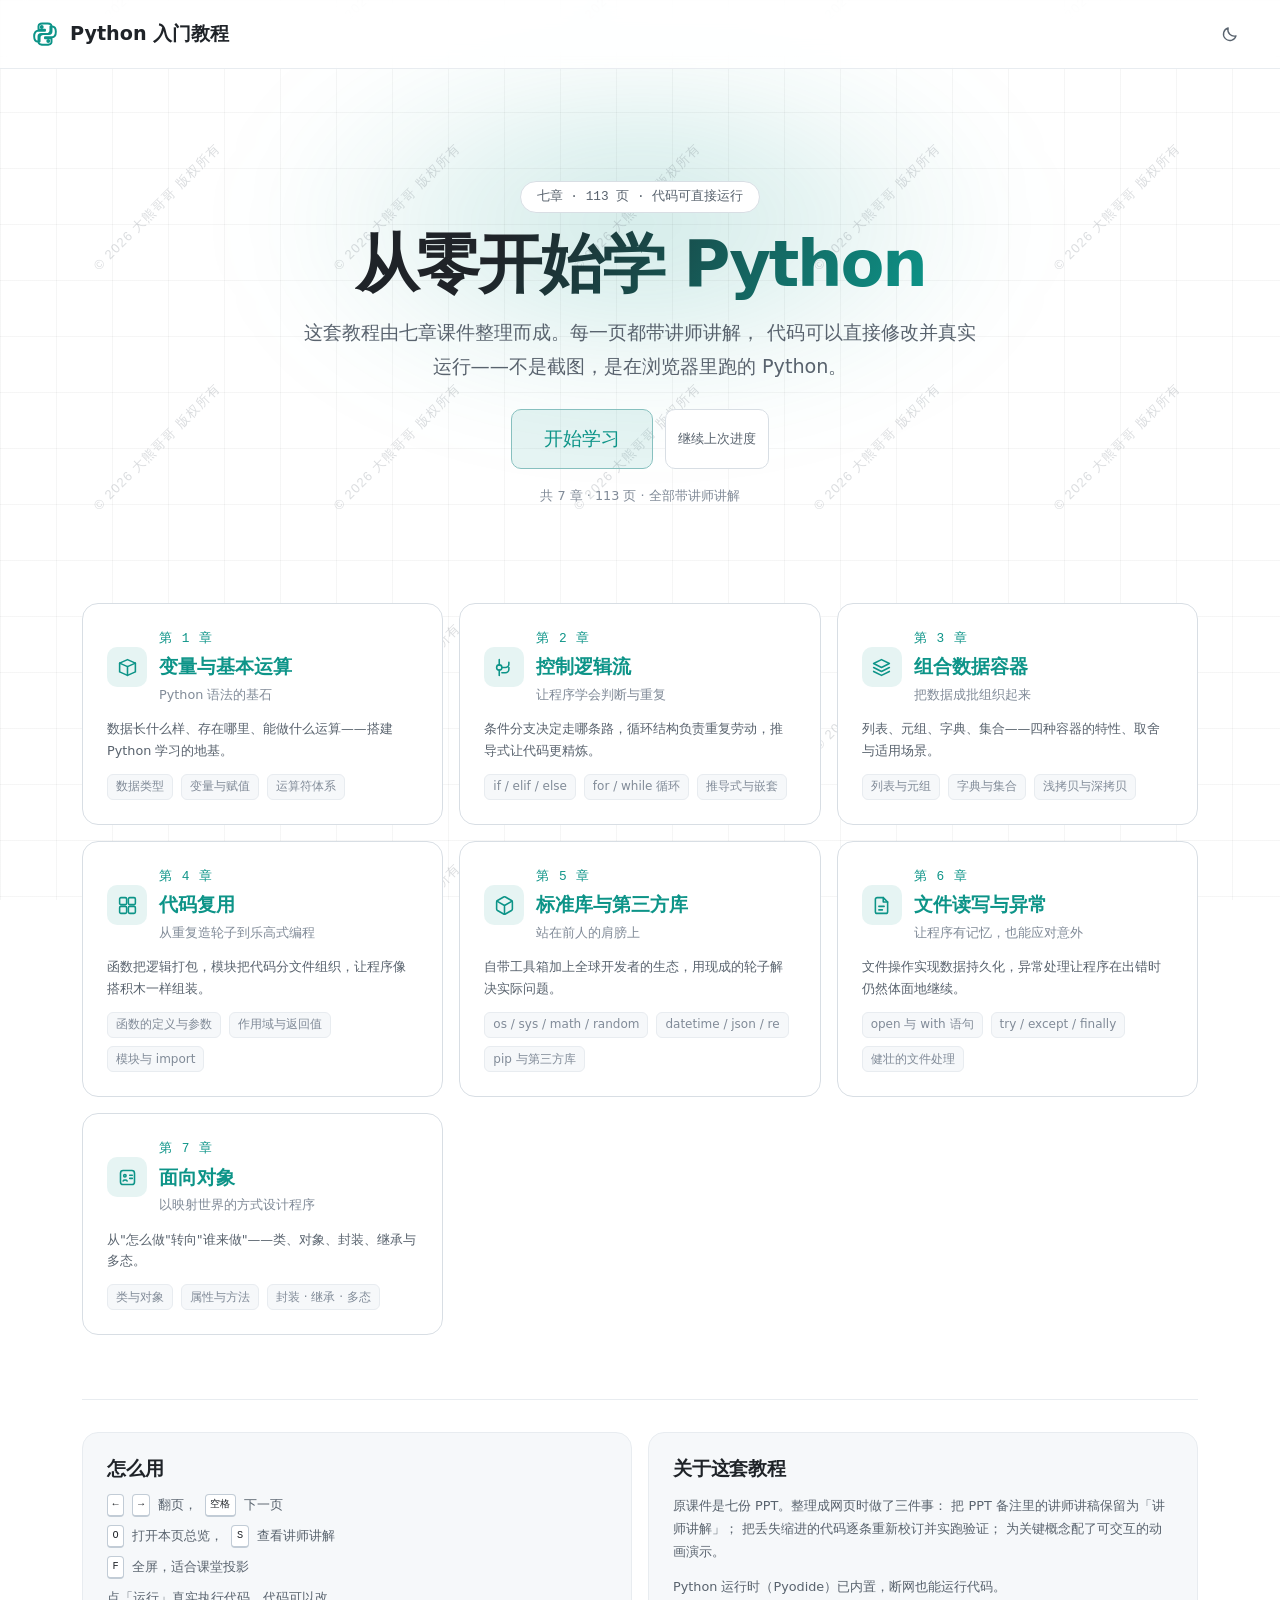
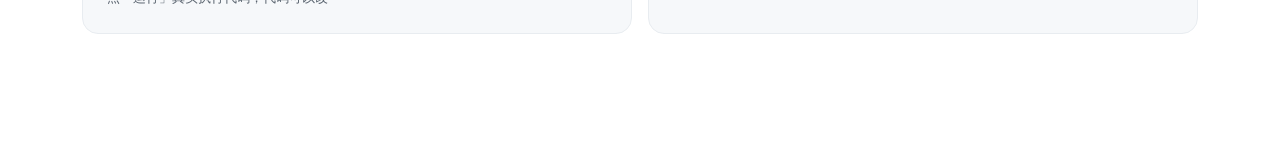
<file: index.html>
<!DOCTYPE html>
<html lang="zh-CN" data-theme="dark" data-mode="self">
<head>
<meta charset="utf-8">
<meta name="viewport" content="width=device-width, initial-scale=1, viewport-fit=cover">
<title>Python 入门教程 · 七章</title>
<meta name="description" content="一套可交互、可运行代码的 Python 入门教程，共七章 113 页。">
<meta name="author" content="大熊哥哥">

<link rel="icon" href="favicon.svg" type="image/svg+xml">
<link rel="stylesheet" href="assets/css/tokens.css">
<link rel="stylesheet" href="assets/css/deck.css">
<link rel="stylesheet" href="assets/css/code.css">
<link rel="stylesheet" href="assets/css/anim.css">
<link rel="stylesheet" href="assets/css/responsive.css">
<link rel="stylesheet" href="assets/css/home.css">

<script>
(function () {
  try {
    var t = localStorage.getItem('pyt.theme');
    if (!t) t = matchMedia('(prefers-color-scheme: light)').matches ? 'light' : 'dark';
    document.documentElement.setAttribute('data-theme', t);
  } catch (e) {}
})();
</script>
</head>
<body class="home">

<header class="home-top">
  <div class="home-brand">
    <span class="home-logo" id="brand-icon"></span>
    <span>Python 入门教程</span>
  </div>
  <div class="home-top-actions">
    <button class="icon-btn" data-act="theme" type="button" aria-label="切换主题"></button>
  </div>
</header>

<main class="home-main">

  <section class="hero">
    <div class="hero-glow" aria-hidden="true"></div>
    <div class="hero-badge">七章 · 113 页 · 代码可直接运行</div>
    <h1 class="hero-title">从零开始学 Python</h1>
    <p class="hero-sub">
      这套教程由七章课件整理而成。每一页都带讲师讲解，
      代码可以直接修改并真实运行——不是截图，是在浏览器里跑的 Python。
    </p>
    <div class="hero-actions">
      <a class="btn btn-run hero-cta" id="cta-start" href="chapter.html?ch=1">
        <span>开始学习</span>
      </a>
      <button class="btn" id="cta-continue" type="button" hidden>
        <span>继续上次进度</span>
      </button>
    </div>
    <div class="hero-meta" id="hero-meta"></div>
  </section>

  <section class="chapters" aria-label="章节目录">
    <h2 class="sr-only">章节目录</h2>
    <div class="chapter-grid" id="chapter-grid"></div>
  </section>

  <section class="home-foot">
    <div class="foot-card">
      <h3>怎么用</h3>
      <ul class="foot-list">
        <li><kbd>←</kbd> <kbd>→</kbd> 翻页，<kbd>空格</kbd> 下一页</li>
        <li><kbd>O</kbd> 打开本页总览，<kbd>S</kbd> 查看讲师讲解</li>
        <li><kbd>F</kbd> 全屏，适合课堂投影</li>
        <li>点「运行」真实执行代码，代码可以改</li>
      </ul>
    </div>
    <div class="foot-card">
      <h3>关于这套教程</h3>
      <p>
        原课件是七份 PPT。整理成网页时做了三件事：
        把 PPT 备注里的讲师讲稿保留为「讲师讲解」；
        把丢失缩进的代码逐条重新校订并实跑验证；
        为关键概念配了可交互的动画演示。
      </p>
      <p class="dim" style="margin-top:var(--sp-3);font-size:var(--fs-small)">
        Python 运行时（Pyodide）已内置，断网也能运行代码。
      </p>
    </div>
  </section>

  <div id="file-warning"></div>
</main>

<!-- 全页版权水印：45° 倾斜、平铺满整页，压在 Z 轴最底层（内容全在它上面） -->
<footer class="home-watermark" role="contentinfo">
  <span class="sr-only">© 2026 大熊哥哥 版权所有</span>
</footer>

<script src="assets/js/icons.js"></script>
<script src="assets/js/code.js"></script>
<script src="assets/js/theme.js"></script>
<script src="assets/js/mode.js"></script>
<script src="assets/data/manifest.js"></script>
<script src="assets/js/home.js"></script>
</body>
</html>
</file>
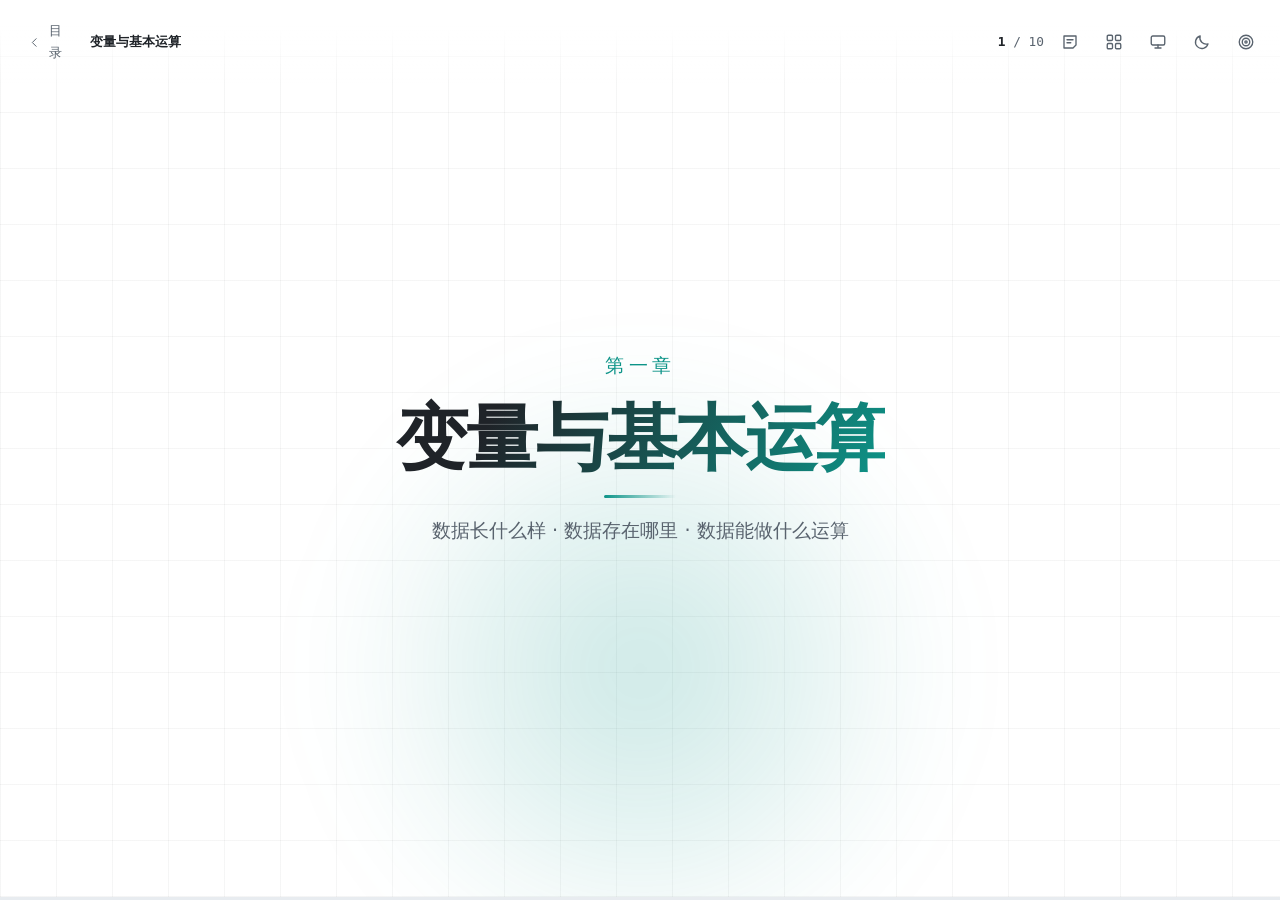
<file: chapter.html>
<!DOCTYPE html>
<html lang="zh-CN" data-theme="dark" data-mode="self">
<head>
<meta charset="utf-8">
<meta name="viewport" content="width=device-width, initial-scale=1, viewport-fit=cover">
<title>Python 教程</title>
<meta name="description" content="Python 入门教程：变量、控制流、数据容器、函数、标准库、文件与异常、面向对象">

<link rel="icon" href="favicon.svg" type="image/svg+xml">
<link rel="stylesheet" href="assets/css/tokens.css">
<link rel="stylesheet" href="assets/css/deck.css">
<link rel="stylesheet" href="assets/css/code.css">
<link rel="stylesheet" href="assets/css/anim.css">
<link rel="stylesheet" href="assets/css/responsive.css">

<!-- 首帧前套用已保存的主题/模式，避免深色页闪一下白 -->
<script>
(function () {
  try {
    var t = localStorage.getItem('pyt.theme');
    if (!t) t = matchMedia('(prefers-color-scheme: light)').matches ? 'light' : 'dark';
    document.documentElement.setAttribute('data-theme', t);
    var m = localStorage.getItem('pyt.mode') || 'self';
    document.documentElement.setAttribute('data-mode', m);
    if (m === 'teach') document.documentElement.style.setProperty('--scale-mode', '1.14');
  } catch (e) {}
})();
</script>
</head>
<body>

<main class="deck" id="deck" role="main" aria-label="课程内容"></main>

<!-- 加载遮罩 -->
<div class="loading" id="loading">
  <div class="loading-inner">
    <div class="spinner"></div>
    <div class="loading-text" id="loading-text">正在载入本章内容…</div>
  </div>
</div>

<!-- 经典脚本（非 ES module）：这样即使直接双击打开 HTML，
     幻灯片与动画也完全可用，只有"运行代码"需要本地服务器 -->
<script src="assets/js/icons.js"></script>
<script src="assets/js/code.js"></script>
<script src="assets/js/render.js"></script>
<script src="assets/js/theme.js"></script>
<script src="assets/js/mode.js"></script>
<script src="assets/js/deck.js"></script>
<script src="assets/js/runner.js"></script>
<script src="assets/js/trace.js"></script>
<script src="assets/data/manifest.js"></script>
<script src="assets/js/main.js"></script>
</body>
</html>
</file>
<file: assets/css/tokens.css>
/* ============================================================
   设计令牌
   配色取自原 PPT 实测：代码块本就用 VS Code Dark+ 配色
   （正文 #CCCCCC / 注释 #6A9955 / 字符串 #CE9178），
   整体为深色底 + 霓虹辉光（青绿、紫、橙）。
   这里沿用同一套视觉语言，保证与课件无缝衔接。
   ============================================================ */

:root {
  /* ---- 霓虹色（与 PPT 结尾页的辉光插画同源）---- */
  --neon-green:  #34e5a4;
  --neon-cyan:   #22d3ee;
  --neon-purple: #a78bfa;
  --neon-orange: #ffa657;
  --neon-pink:   #f472b6;
  --neon-blue:   #60a5fa;

  /* ---- 语义色 ---- */
  --ok:    #34e5a4;
  --warn:  #ffa657;
  --err:   #ff7b72;
  --info:  #60a5fa;

  /* ---- 排版 ---- */
  --font-sans: "PingFang SC", "Hiragino Sans GB", "Microsoft YaHei",
               "Noto Sans CJK SC", system-ui, -apple-system, sans-serif;
  --font-mono: "SF Mono", "JetBrains Mono", "Cascadia Code", "Consolas",
               "Menlo", "Noto Sans Mono CJK SC", "PingFang SC", monospace;

  /* 流式字号：窄屏自动收缩，宽屏不无限放大 */
  --fs-hero:    clamp(2rem,   6vw,  4.5rem);
  --fs-h1:      clamp(1.5rem, 3.4vw, 2.6rem);
  --fs-h2:      clamp(1.15rem, 2.2vw, 1.7rem);
  --fs-h3:      clamp(1rem,   1.5vw, 1.2rem);
  --fs-body:    clamp(0.9rem, 1.1vw, 1.05rem);
  --fs-small:   clamp(0.8rem, 0.95vw, 0.9rem);
  /* 代码字号下限不能太低：窄屏时若比正文还小，代码就成了最难看的部分。
     正文最小 0.9rem，代码下限取 0.85rem，略小但不至于吃亏。 */
  --fs-code:    clamp(0.85rem, 1vw, 0.95rem);
  --fs-numeral: clamp(3rem,   9vw,  7rem);

  /* ---- 间距 ---- */
  --sp-1: 0.25rem;
  --sp-2: 0.5rem;
  --sp-3: 0.75rem;
  --sp-4: 1rem;
  --sp-5: 1.5rem;
  --sp-6: 2rem;
  --sp-7: 3rem;
  --sp-8: 4rem;

  /* ---- 圆角 ---- */
  --r-sm: 6px;
  --r-md: 10px;
  --r-lg: 16px;
  --r-xl: 24px;
  --r-full: 999px;

  /* ---- 动效 ---- */
  --ease-out:  cubic-bezier(0.22, 0.61, 0.36, 1);
  --ease-in:   cubic-bezier(0.55, 0.06, 0.68, 0.19);
  --ease-soft: cubic-bezier(0.4, 0, 0.2, 1);
  --dur-fast:  160ms;
  --dur-base:  280ms;
  --dur-slow:  420ms;
  --dur-page:  380ms;

  /* ---- 层级 ---- */
  --z-slide:   1;
  --z-chrome:  50;
  --z-drawer:  70;
  --z-overview:80;
  --z-toast:   90;

  /* ---- 讲授模式字号放大系数（由 mode.js 调整）---- */
  --scale-mode: 1;
}

/* ============================================================
   深色主题（默认）
   ============================================================ */
:root,
[data-theme="dark"] {
  color-scheme: dark;

  --bg-base:    #0a0e14;
  --bg-elev:    #11161f;
  --bg-card:    #151b26;
  --bg-card-hi: #1b2330;
  --bg-inset:   #0d1219;
  --bg-code:    #0d1117;
  --bg-overlay: rgba(5, 8, 12, 0.82);

  --border:      #1f2733;
  --border-soft: #171e28;
  --border-hi:   #2d3846;

  --text:        #e6edf3;
  --text-muted:  #8b98a9;
  --text-dim:    #5c6878;
  --text-invert: #0a0e14;

  --accent:        var(--neon-green);
  --accent-soft:   rgba(52, 229, 164, 0.14);
  --accent-glow:   rgba(52, 229, 164, 0.35);
  --accent-2:      var(--neon-purple);
  --accent-2-soft: rgba(167, 139, 250, 0.14);

  --shadow-sm: 0 1px 2px rgba(0, 0, 0, 0.4);
  --shadow-md: 0 4px 16px rgba(0, 0, 0, 0.45);
  --shadow-lg: 0 12px 40px rgba(0, 0, 0, 0.55);
  --shadow-glow: 0 0 24px var(--accent-glow);

  /* 代码高亮 —— 沿用 PPT 实测的 VS Code Dark+ 配色 */
  --c-text:     #d4d4d4;
  --c-comment:  #6a9955;
  --c-string:   #ce9178;
  --c-keyword:  #569cd6;
  --c-number:   #b5cea8;
  --c-func:     #dcdcaa;
  --c-builtin:  #4ec9b0;
  --c-class:    #4ec9b0;
  --c-op:       #d4d4d4;
  --c-decorator:#dcdcaa;
  --c-param:    #9cdcfe;
  --c-error:    #f44747;

  --term-bg:    #0d1117;
  --term-text:  #c9d1d9;
  --term-prompt:#34e5a4;

  --grid-line: rgba(255, 255, 255, 0.032);
}

/* ============================================================
   浅色主题
   保留同一套霓虹色的"身份"，但压低明度以在浅底上可读
   ============================================================ */
[data-theme="light"] {
  color-scheme: light;

  --bg-base:    #ffffff;
  --bg-elev:    #f6f8fa;
  --bg-card:    #ffffff;
  --bg-card-hi: #f3f6f9;
  --bg-inset:   #f6f8fa;
  --bg-code:    #f8fafc;
  --bg-overlay: rgba(255, 255, 255, 0.86);

  --border:      #d8dee4;
  --border-soft: #e8ecf0;
  --border-hi:   #c2ccd6;

  --text:        #1f2328;
  --text-muted:  #59636e;
  --text-dim:    #818b98;
  --text-invert: #ffffff;

  /* 浅底上必须压暗，否则对比度不足 */
  --accent:        #0d9488;
  --accent-soft:   rgba(13, 148, 136, 0.1);
  --accent-glow:   rgba(13, 148, 136, 0.22);
  --accent-2:      #7c3aed;
  --accent-2-soft: rgba(124, 58, 237, 0.09);

  --neon-green:  #0d9488;
  --neon-purple: #7c3aed;
  --neon-orange: #c2410c;

  --shadow-sm: 0 1px 2px rgba(31, 35, 40, 0.08);
  --shadow-md: 0 4px 14px rgba(31, 35, 40, 0.1);
  --shadow-lg: 0 12px 32px rgba(31, 35, 40, 0.14);
  --shadow-glow: 0 0 20px var(--accent-glow);

  /* VS Code Light+ */
  --c-text:     #1f2328;
  --c-comment:  #008000;
  --c-string:   #a31515;
  --c-keyword:  #0000ff;
  --c-number:   #098658;
  --c-func:     #795e26;
  --c-builtin:  #267f99;
  --c-class:    #267f99;
  --c-op:       #1f2328;
  --c-decorator:#795e26;
  --c-param:    #001080;
  --c-error:    #cd3131;

  --term-bg:    #f6f8fa;
  --term-text:  #1f2328;
  --term-prompt:#0d9488;

  --grid-line: rgba(31, 35, 40, 0.045);
}

/* ============================================================
   全局重置
   ============================================================ */
*, *::before, *::after { box-sizing: border-box; }

html {
  -webkit-text-size-adjust: 100%;
  scroll-behavior: smooth;
}
@media (prefers-reduced-motion: reduce) {
  html { scroll-behavior: auto; }
}

body {
  margin: 0;
  font-family: var(--font-sans);
  font-size: calc(var(--fs-body) * var(--scale-mode));
  line-height: 1.75;
  color: var(--text);
  background: var(--bg-base);
  -webkit-font-smoothing: antialiased;
  -moz-osx-font-smoothing: grayscale;
  overflow-wrap: break-word;
}

/* 页面底纹：极淡的网格，呼应 PPT 的科技网格背景 */
body::before {
  content: "";
  position: fixed;
  inset: 0;
  pointer-events: none;
  z-index: 0;
  background-image:
    linear-gradient(var(--grid-line) 1px, transparent 1px),
    linear-gradient(90deg, var(--grid-line) 1px, transparent 1px);
  background-size: 56px 56px;
}

h1, h2, h3, h4 {
  margin: 0;
  font-weight: 700;
  line-height: 1.3;
  letter-spacing: -0.01em;
}
p { margin: 0; }
ul, ol { margin: 0; padding: 0; }
li { list-style: none; }
button { font: inherit; color: inherit; background: none; border: none; cursor: pointer; }
a { color: var(--accent); text-decoration: none; }
a:hover { text-decoration: underline; }
img, svg { max-width: 100%; display: block; }

code, pre, kbd { font-family: var(--font-mono); }

/* 可访问性：始终保留可见焦点环 */
:focus-visible {
  outline: 2px solid var(--accent);
  outline-offset: 2px;
  border-radius: var(--r-sm);
}

/* 屏幕阅读器专用 */
.sr-only {
  position: absolute;
  width: 1px; height: 1px;
  padding: 0; margin: -1px;
  overflow: hidden;
  clip: rect(0 0 0 0);
  white-space: nowrap;
  border: 0;
}

/* 滚动条 */
::-webkit-scrollbar { width: 10px; height: 10px; }
::-webkit-scrollbar-track { background: transparent; }
::-webkit-scrollbar-thumb {
  background: var(--border-hi);
  border-radius: var(--r-full);
  border: 2px solid var(--bg-base);
}
::-webkit-scrollbar-thumb:hover { background: var(--text-dim); }

/* 选中文字 */
::selection {
  background: var(--accent-soft);
  color: var(--text);
}

/* ============================================================
   工具类
   ============================================================ */
.muted   { color: var(--text-muted); }
.dim     { color: var(--text-dim); }
.accent  { color: var(--accent); }
.mono    { font-family: var(--font-mono); }
.nowrap  { white-space: nowrap; }

.only-desktop { display: initial; }
.only-mobile  { display: none; }
@media (max-width: 720px) {
  .only-desktop { display: none; }
  .only-mobile  { display: initial; }
}
</file>
<file: assets/css/deck.css>
/* ============================================================
   幻灯片布局与翻页外壳
   响应式策略：不用固定缩放舞台，改为流式满视口。
   桌面端保证一屏放下，窄屏允许页内纵向滚动。
   ============================================================ */

/* ---------- 舞台 ---------- */
.deck {
  position: relative;
  width: 100%;
  min-height: 100vh;
  min-height: 100dvh;   /* 移动端浏览器地址栏收缩时更准 */
  overflow: hidden;
}

/* 幻灯片：默认隐藏，靠 JS 切换 .is-active / .is-leaving */
.slide {
  position: absolute;
  inset: 0;
  display: flex;
  flex-direction: column;
  padding: calc(var(--sp-6) + 40px) var(--sp-6) calc(var(--sp-6) + 44px);
  overflow-y: auto;
  overflow-x: hidden;
  overscroll-behavior: contain;
  visibility: hidden;
  opacity: 0;
  backface-visibility: hidden;   /* 避免文字亚像素抖动 */
  z-index: var(--z-slide);
}
.slide.is-active,
.slide.is-leaving {
  visibility: visible;
  opacity: 1;
}
/* 正在翻页的两页才提升合成层，避免 87 页都建层 */
.slide.is-animating { will-change: transform, opacity; }

.slide-inner {
  width: 100%;
  max-width: 1180px;
  margin: auto;            /* 内容少时垂直居中，内容多时自然滚动 */
  display: flex;
  flex-direction: column;
  gap: var(--sp-5);
}

/* ---------- 通用页头 ---------- */
.slide-head {
  display: flex;
  flex-direction: column;
  gap: var(--sp-2);
  flex-shrink: 0;
}
.slide-title {
  font-size: var(--fs-h1);
  letter-spacing: -0.02em;
  text-wrap: balance;
}
.slide-lead {
  font-size: var(--fs-body);
  color: var(--text-muted);
  max-width: 68ch;
  text-wrap: pretty;
}

/* 小标签（如 "01 条件分支"、"Code Example"） */
.eyebrow {
  display: inline-flex;
  align-items: center;
  gap: var(--sp-2);
  font-family: var(--font-mono);
  font-size: var(--fs-small);
  letter-spacing: 0.08em;
  text-transform: uppercase;
  color: var(--accent);
}
.eyebrow::before {
  content: "";
  width: 18px;
  height: 2px;
  background: var(--accent);
  border-radius: 1px;
}

/* ============================================================
   1. title —— 章封面
   ============================================================ */
.slide[data-type="title"] .slide-inner {
  align-items: center;
  text-align: center;
  gap: var(--sp-4);
}
.title-glow {
  position: absolute;
  width: min(70vw, 640px);
  aspect-ratio: 1;
  border-radius: 50%;
  background: radial-gradient(circle, var(--accent-glow) 0%, transparent 68%);
  filter: blur(48px);
  pointer-events: none;
  z-index: -1;
  animation: glowPulse 5s var(--ease-soft) infinite;
}
.title-chapter {
  font-family: var(--font-mono);
  font-size: var(--fs-h3);
  letter-spacing: 0.24em;
  color: var(--accent);
  text-transform: uppercase;
}
.title-main {
  font-size: var(--fs-hero);
  line-height: 1.12;
  letter-spacing: -0.03em;
  text-wrap: balance;
  background: linear-gradient(120deg, var(--text) 20%, var(--accent) 100%);
  -webkit-background-clip: text;
  background-clip: text;
  -webkit-text-fill-color: transparent;
}
.title-sub {
  font-size: var(--fs-h3);
  color: var(--text-muted);
  max-width: 46ch;
  text-wrap: pretty;
}
.title-rule {
  width: 72px;
  height: 3px;
  border-radius: 2px;
  background: linear-gradient(90deg, var(--accent), transparent);
}

/* ============================================================
   2. toc / 3. section —— 目录与分节
   ============================================================ */
.toc-grid {
  display: grid;
  grid-template-columns: repeat(auto-fit, minmax(min(100%, 260px), 1fr));
  gap: var(--sp-4);
}
.toc-item {
  position: relative;
  display: flex;
  flex-direction: column;
  gap: var(--sp-2);
  padding: var(--sp-5);
  border: 1px solid var(--border);
  border-radius: var(--r-lg);
  background: var(--bg-card);
  overflow: hidden;
  transition: transform var(--dur-base) var(--ease-out),
              border-color var(--dur-base) var(--ease-out),
              box-shadow var(--dur-base) var(--ease-out);
}
.toc-item::after {
  content: "";
  position: absolute;
  inset: 0 auto 0 0;
  width: 3px;
  background: var(--accent);
  transform: scaleY(0);
  transform-origin: top;
  transition: transform var(--dur-base) var(--ease-out);
}
.toc-item:hover {
  transform: translateY(-4px);
  border-color: var(--border-hi);
  box-shadow: var(--shadow-md);
}
.toc-item:hover::after { transform: scaleY(1); }

.toc-num {
  font-family: var(--font-mono);
  font-size: var(--fs-h3);
  font-weight: 700;
  color: var(--accent);
  opacity: 0.55;
}
.toc-heading { font-size: var(--fs-h3); font-weight: 600; }
.toc-body { font-size: var(--fs-small); color: var(--text-muted); }

/* 分节页 */
.slide[data-type="section"] .slide-inner {
  align-items: flex-start;
  gap: var(--sp-3);
}
.section-num {
  font-family: var(--font-mono);
  font-size: var(--fs-numeral);
  font-weight: 800;
  line-height: 0.9;
  color: transparent;
  -webkit-text-stroke: 2px var(--accent);
  opacity: 0.9;
}
.section-title { font-size: var(--fs-hero); letter-spacing: -0.03em; }
.section-sub {
  font-family: var(--font-mono);
  font-size: var(--fs-h3);
  color: var(--text-dim);
  letter-spacing: 0.1em;
  text-transform: uppercase;
}

/* ============================================================
   4. cards —— 卡片组
   ============================================================ */
.cards {
  display: grid;
  grid-template-columns: repeat(auto-fit, minmax(min(100%, 240px), 1fr));
  gap: var(--sp-4);
}
.card {
  display: flex;
  flex-direction: column;
  gap: var(--sp-3);
  padding: var(--sp-5);
  border: 1px solid var(--border);
  border-radius: var(--r-lg);
  background: var(--bg-card);
  transition: transform var(--dur-base) var(--ease-out),
              border-color var(--dur-base) var(--ease-out),
              box-shadow var(--dur-base) var(--ease-out);
}
.card:hover {
  transform: translateY(-3px);
  border-color: var(--border-hi);
  box-shadow: var(--shadow-md);
}
.card-head {
  display: flex;
  align-items: center;
  gap: var(--sp-3);
}
.card-icon {
  display: grid;
  place-items: center;
  flex-shrink: 0;
  width: 38px;
  height: 38px;
  border-radius: var(--r-md);
  background: var(--accent-soft);
  color: var(--accent);
}
.card-icon svg { width: 20px; height: 20px; }
.card-heading { font-size: var(--fs-h3); font-weight: 600; }
.card-body {
  font-size: var(--fs-small);
  color: var(--text-muted);
  line-height: 1.7;
}
.card-body strong {
  color: var(--text);
  font-weight: 600;
}
/* 卡片内的代码片段（如 `f"结果 {x}"`），用等宽字体内联 */
.card-body code {
  font-size: 0.92em;
  padding: 0.1em 0.4em;
  border-radius: var(--r-sm);
  background: var(--bg-inset);
  border: 1px solid var(--border-soft);
  color: var(--text);
}

/* ============================================================
   5. split —— 左讲解右代码
   ============================================================ */
.split {
  display: grid;
  grid-template-columns: minmax(0, 0.85fr) minmax(0, 1.15fr);
  gap: var(--sp-5);
  align-items: start;
}
.split-side {
  display: flex;
  flex-direction: column;
  gap: var(--sp-4);
  min-width: 0;
}
.split-main { min-width: 0; }

/* 要点列表 */
.points { display: flex; flex-direction: column; gap: var(--sp-3); }
.point {
  display: flex;
  gap: var(--sp-3);
  font-size: var(--fs-small);
  line-height: 1.7;
}
.point-mark {
  flex-shrink: 0;
  width: 7px;
  height: 7px;
  margin-top: 0.62em;
  border-radius: 50%;
  background: var(--accent);
  box-shadow: 0 0 10px var(--accent-glow);
}
.point-body { color: var(--text-muted); min-width: 0; }
.point-body strong { color: var(--text); font-weight: 600; }
.point-body code {
  font-size: 0.92em;
  padding: 0.1em 0.4em;
  border-radius: var(--r-sm);
  background: var(--bg-inset);
  border: 1px solid var(--border-soft);
}

/* ============================================================
   6. code —— 代码为主
   ============================================================ */
.slide[data-type="code"] .slide-inner { gap: var(--sp-4); }

/* ============================================================
   7. compare —— 对比表格
   ============================================================ */
.compare-wrap {
  overflow-x: auto;
  border: 1px solid var(--border);
  border-radius: var(--r-lg);
  background: var(--bg-card);
}
.compare {
  width: 100%;
  border-collapse: collapse;
  font-size: var(--fs-small);
}
.compare th, .compare td {
  padding: var(--sp-3) var(--sp-4);
  text-align: left;
  border-bottom: 1px solid var(--border-soft);
  vertical-align: top;
}
.compare thead th {
  font-family: var(--font-mono);
  font-size: var(--fs-small);
  letter-spacing: 0.04em;
  color: var(--accent);
  background: var(--bg-inset);
  white-space: nowrap;
  border-bottom: 1px solid var(--border);
}
.compare tbody tr:last-child td { border-bottom: none; }
.compare tbody tr { transition: background var(--dur-fast) var(--ease-soft); }
.compare tbody tr:hover { background: var(--bg-card-hi); }
.compare td:first-child { color: var(--text); font-weight: 600; white-space: nowrap; }
.compare code {
  font-size: 0.92em;
  padding: 0.1em 0.4em;
  border-radius: var(--r-sm);
  background: var(--bg-inset);
  border: 1px solid var(--border-soft);
}

/* 左右对照（如 面向过程 vs 面向对象） */
.versus {
  display: grid;
  grid-template-columns: 1fr auto 1fr;
  gap: var(--sp-4);
  align-items: stretch;
}
.versus-col {
  display: flex;
  flex-direction: column;
  gap: var(--sp-3);
  padding: var(--sp-5);
  border: 1px solid var(--border);
  border-radius: var(--r-lg);
  background: var(--bg-card);
}
.versus-col.is-a { border-color: color-mix(in srgb, var(--neon-purple) 40%, var(--border)); }
.versus-col.is-b { border-color: color-mix(in srgb, var(--accent) 40%, var(--border)); }
.versus-col h4 {
  font-size: var(--fs-h3);
  display: flex;
  align-items: center;
  gap: var(--sp-2);
}
.versus-col.is-a h4 { color: var(--neon-purple); }
.versus-col.is-b h4 { color: var(--accent); }
.versus-divider {
  display: grid;
  place-items: center;
  font-family: var(--font-mono);
  font-size: var(--fs-small);
  color: var(--text-dim);
  letter-spacing: 0.1em;
}

/* ============================================================
   8. map —— 知识地图
   ============================================================ */
/* 不用 flex 居中：flex + overflow 在内容溢出时会把左边缘裁掉且滚不回去 */
.km-wrap {
  width: 100%;
  overflow-x: auto;
}
/* max-height 让地图在矮屏上等比缩小而不是被截断；
   preserveAspectRatio 默认居中，缩小时会留出左右留白，可接受 */
.km {
  display: block;
  width: 100%;
  height: auto;
  max-height: min(46vh, 400px);
  min-width: 600px;
}
.km-node rect {
  fill: var(--bg-card);
  stroke: var(--border-hi);
  stroke-width: 1.2;
}
.km-node text {
  fill: var(--text);
  font-family: var(--font-sans);
  font-size: 14px;
  text-anchor: middle;
  dominant-baseline: middle;
}
.km-node.is-root rect { fill: var(--accent-soft); stroke: var(--accent); }
.km-node.is-root text { fill: var(--accent); font-weight: 700; font-size: 16px; }
.km-node.is-leaf rect { fill: var(--bg-inset); }
.km-node.is-leaf text { fill: var(--text-muted); font-size: 13px; }
.km-sub {
  fill: var(--text-dim);
  font-family: var(--font-mono);
  font-size: 11px;
  text-anchor: middle;
  dominant-baseline: middle;
}

/* 窄屏形态：纵向列表。默认隐藏，由 responsive.css 在窄屏启用 */
.km-list { display: none; }

.km-list-root {
  padding: var(--sp-3) var(--sp-4);
  border: 1.5px solid var(--accent);
  border-radius: var(--r-md);
  background: var(--accent-soft);
  text-align: center;
  margin-bottom: var(--sp-4);
}
.km-list-root-title { font-weight: 700; color: var(--accent); }
.km-list-root-sub { font-size: var(--fs-small); color: var(--text-muted); margin-top: 2px; }

.km-list-branches {
  display: flex;
  flex-direction: column;
  gap: var(--sp-3);
  padding-left: var(--sp-4);
  border-left: 1.5px solid var(--border-hi);
  margin-left: var(--sp-4);
}
.km-list-branch {
  padding: var(--sp-3) var(--sp-4);
  border: 1px solid var(--border);
  border-radius: var(--r-md);
  background: var(--bg-card);
  position: relative;
}
/* 从左侧主线引出的短横线，保留"树"的感觉 */
.km-list-branch::before {
  content: "";
  position: absolute;
  left: calc(var(--sp-4) * -1 - 1.5px);
  top: 50%;
  width: var(--sp-4);
  height: 1.5px;
  background: var(--border-hi);
}
.km-list-branch-head { display: flex; align-items: baseline; gap: var(--sp-2); flex-wrap: wrap; }
.km-list-branch-title { font-weight: 600; font-size: var(--fs-h3); }
.km-list-branch-sub { font-size: var(--fs-small); color: var(--text-dim); }
.km-list-leaves {
  display: flex;
  flex-direction: column;
  gap: var(--sp-2);
  margin-top: var(--sp-3);
  padding-top: var(--sp-3);
  border-top: 1px solid var(--border-soft);
}
.km-list-leaves li {
  display: flex;
  align-items: baseline;
  justify-content: space-between;
  gap: var(--sp-3);
  font-size: var(--fs-small);
}
.km-list-leaf-title { color: var(--text); }
.km-list-leaf-sub { color: var(--text-dim); font-family: var(--font-mono); font-size: 0.85em; text-align: right; }

/* ============================================================
   9. end —— 结尾页
   ============================================================ */
.slide[data-type="end"] .slide-inner {
  align-items: center;
  text-align: center;
  gap: var(--sp-5);
}
.end-logo {
  width: clamp(72px, 12vw, 120px);
  color: var(--accent);
  filter: drop-shadow(0 0 24px var(--accent-glow));
  animation: glowPulse 4s var(--ease-soft) infinite;
}
.end-title { font-size: var(--fs-h1); letter-spacing: -0.02em; }
.end-sub { color: var(--text-muted); max-width: 48ch; }
.end-cards {
  display: grid;
  grid-template-columns: repeat(auto-fit, minmax(min(100%, 200px), 1fr));
  gap: var(--sp-4);
  width: 100%;
}

/* ============================================================
   代码块容器（配合 code.css 使用）
   ============================================================ */
.code-panel {
  display: flex;
  flex-direction: column;
  border: 1px solid var(--border);
  border-radius: var(--r-lg);
  background: var(--bg-code);
  overflow: hidden;
  min-width: 0;
}
.code-panel-head {
  display: flex;
  align-items: center;
  gap: var(--sp-2);
  padding: var(--sp-2) var(--sp-3);
  background: var(--bg-inset);
  border-bottom: 1px solid var(--border);
  flex-shrink: 0;
}
.code-dots { display: flex; gap: 6px; }
.code-dot {
  width: 10px; height: 10px;
  border-radius: 50%;
  background: var(--border-hi);
}
.code-dot:nth-child(1) { background: #ff5f56; }
.code-dot:nth-child(2) { background: #ffbd2e; }
.code-dot:nth-child(3) { background: #27c93f; }
.code-file {
  font-family: var(--font-mono);
  font-size: var(--fs-small);
  color: var(--text-muted);
}
.code-panel-actions { margin-left: auto; display: flex; gap: var(--sp-2); }

/* ============================================================
   翻页外壳（Chrome）：顶栏、进度、导航
   ============================================================ */
.chrome {
  position: fixed;
  inset: 0 0 auto 0;
  z-index: var(--z-chrome);
  display: flex;
  align-items: center;
  gap: var(--sp-3);
  padding: var(--sp-3) var(--sp-4);
  background: linear-gradient(180deg, var(--bg-base) 30%, transparent);
  transition: opacity var(--dur-base) var(--ease-soft),
              transform var(--dur-base) var(--ease-out);
}
.chrome.is-hidden {
  opacity: 0;
  transform: translateY(-100%);
  pointer-events: none;
}

.chrome-left, .chrome-right {
  display: flex;
  align-items: center;
  gap: var(--sp-2);
}
.chrome-right { margin-left: auto; }

.chrome-link {
  display: inline-flex;
  align-items: center;
  gap: var(--sp-2);
  padding: var(--sp-2) var(--sp-3);
  border-radius: var(--r-md);
  font-size: var(--fs-small);
  color: var(--text-muted);
  transition: all var(--dur-fast) var(--ease-soft);
}
.chrome-link:hover {
  color: var(--text);
  background: var(--bg-card);
  text-decoration: none;
}
.chrome-chapter {
  font-size: var(--fs-small);
  font-weight: 600;
  color: var(--text);
  padding-left: var(--sp-2);
}

/* 图标按钮 */
.icon-btn {
  display: grid;
  place-items: center;
  width: 36px;
  height: 36px;
  border-radius: var(--r-md);
  color: var(--text-muted);
  transition: all var(--dur-fast) var(--ease-soft);
}
.icon-btn:hover {
  color: var(--text);
  background: var(--bg-card);
}
.icon-btn.is-on {
  color: var(--accent);
  background: var(--accent-soft);
}
.icon-btn svg { width: 18px; height: 18px; }

/* 页码 */
.page-counter {
  font-family: var(--font-mono);
  font-size: var(--fs-small);
  color: var(--text-muted);
  min-width: 4.5ch;
  text-align: center;
}
.page-counter b { color: var(--text); font-weight: 600; }

/* 进度条：用 scaleX 而非 width，避免逐帧重排 */
.progress {
  position: fixed;
  inset: auto 0 0 0;
  height: 3px;
  background: var(--border-soft);
  z-index: var(--z-chrome);
}
.progress-fill {
  height: 100%;
  width: 100%;
  transform-origin: left center;
  transform: scaleX(var(--p, 0));
  background: linear-gradient(90deg, var(--accent), var(--accent-2));
  transition: transform var(--dur-base) var(--ease-out);
}

/* 左右点击热区（桌面端） */
.nav-zone {
  position: fixed;
  top: 0;
  bottom: 0;
  width: 12vw;
  min-width: 64px;
  max-width: 140px;
  z-index: calc(var(--z-chrome) - 1);
  display: grid;
  place-items: center;
  opacity: 0;
  transition: opacity var(--dur-fast) var(--ease-soft);
  color: var(--text-muted);
}
.nav-zone.prev { left: 0; }
.nav-zone.next { right: 0; }
.nav-zone:hover { opacity: 1; }
.nav-zone:disabled { display: none; }
.nav-zone svg { width: 28px; height: 28px; }

/* ============================================================
   讲解抽屉（讲师讲稿，来自 PPT 备注）
   ============================================================ */
.drawer {
  position: fixed;
  inset: 0 0 0 auto;
  width: min(420px, 92vw);
  z-index: var(--z-drawer);
  display: flex;
  flex-direction: column;
  background: var(--bg-elev);
  border-left: 1px solid var(--border);
  box-shadow: var(--shadow-lg);
  transform: translateX(100%);
  transition: transform var(--dur-base) var(--ease-out);
  visibility: hidden;
}
.drawer.is-open { transform: none; visibility: visible; }
.drawer-head {
  display: flex;
  align-items: center;
  gap: var(--sp-3);
  padding: var(--sp-4);
  border-bottom: 1px solid var(--border);
  flex-shrink: 0;
}
.drawer-title { font-size: var(--fs-h3); }
.drawer-body {
  padding: var(--sp-4);
  overflow-y: auto;
  font-size: var(--fs-small);
  line-height: 1.85;
  color: var(--text-muted);
  white-space: pre-wrap;
}
.drawer-body strong { color: var(--text); }
.drawer-empty { color: var(--text-dim); font-style: italic; }

/* 遮罩 */
.scrim {
  position: fixed;
  inset: 0;
  z-index: calc(var(--z-drawer) - 1);
  background: rgba(0, 0, 0, 0.45);
  opacity: 0;
  visibility: hidden;
  transition: opacity var(--dur-base) var(--ease-soft), visibility var(--dur-base);
}
.scrim.is-open { opacity: 1; visibility: visible; }

/* ============================================================
   总览网格（按 O 打开）
   ============================================================ */
.overview {
  position: fixed;
  inset: 0;
  z-index: var(--z-overview);
  background: var(--bg-overlay);
  backdrop-filter: blur(12px);
  -webkit-backdrop-filter: blur(12px);
  overflow-y: auto;
  padding: var(--sp-6);
  opacity: 0;
  visibility: hidden;
  transition: opacity var(--dur-base) var(--ease-soft), visibility var(--dur-base);
}
.overview.is-open { opacity: 1; visibility: visible; }
.overview-head {
  display: flex;
  align-items: center;
  gap: var(--sp-3);
  max-width: 1180px;
  margin: 0 auto var(--sp-5);
}
.overview-title { font-size: var(--fs-h2); }
.overview-grid {
  display: grid;
  grid-template-columns: repeat(auto-fill, minmax(190px, 1fr));
  gap: var(--sp-4);
  max-width: 1180px;
  margin: 0 auto;
}
.ov-item {
  display: flex;
  flex-direction: column;
  gap: var(--sp-2);
  padding: var(--sp-4);
  border: 1px solid var(--border);
  border-radius: var(--r-md);
  background: var(--bg-card);
  text-align: left;
  transition: all var(--dur-fast) var(--ease-soft);
}
.ov-item:hover {
  border-color: var(--accent);
  transform: translateY(-2px);
  box-shadow: var(--shadow-md);
}
.ov-item.is-current {
  border-color: var(--accent);
  background: var(--accent-soft);
}
.ov-num {
  font-family: var(--font-mono);
  font-size: var(--fs-small);
  color: var(--accent);
}
.ov-title {
  font-size: var(--fs-small);
  font-weight: 600;
  line-height: 1.5;
  display: -webkit-box;
  -webkit-line-clamp: 2;
  -webkit-box-orient: vertical;
  overflow: hidden;
}
.ov-type { font-size: 0.75rem; color: var(--text-dim); font-family: var(--font-mono); }

/* ============================================================
   Toast 提示
   ============================================================ */
.toast-host {
  position: fixed;
  left: 50%;
  bottom: calc(var(--sp-6) + 20px);
  transform: translateX(-50%);
  z-index: var(--z-toast);
  display: flex;
  flex-direction: column;
  gap: var(--sp-2);
  align-items: center;
  pointer-events: none;
}
.toast {
  padding: var(--sp-3) var(--sp-4);
  border-radius: var(--r-md);
  border: 1px solid var(--border);
  background: var(--bg-elev);
  box-shadow: var(--shadow-lg);
  font-size: var(--fs-small);
  max-width: min(90vw, 460px);
  animation: toastIn var(--dur-base) var(--ease-out);
}
.toast.is-warn { border-color: color-mix(in srgb, var(--warn) 50%, var(--border)); }
.toast.is-err  { border-color: color-mix(in srgb, var(--err) 50%, var(--border)); }
.toast.is-ok   { border-color: color-mix(in srgb, var(--ok) 50%, var(--border)); }

/* ============================================================
   加载页
   ============================================================ */
.loading {
  position: fixed;
  inset: 0;
  display: grid;
  place-items: center;
  gap: var(--sp-4);
  background: var(--bg-base);
  z-index: 200;
  transition: opacity var(--dur-slow) var(--ease-soft), visibility var(--dur-slow);
}
.loading.is-done { opacity: 0; visibility: hidden; }
.loading-inner { display: flex; flex-direction: column; align-items: center; gap: var(--sp-3); }
.spinner {
  width: 32px; height: 32px;
  border: 2.5px solid var(--border-hi);
  border-top-color: var(--accent);
  border-radius: 50%;
  animation: spin 0.8s linear infinite;
}
@keyframes spin { to { transform: rotate(360deg); } }
.loading-text { font-size: var(--fs-small); color: var(--text-muted); }
</file>
<file: assets/css/code.css>
/* ============================================================
   代码块 / 语法高亮 / 终端 / 编辑器
   高亮配色由 tokens.css 的 --c-* 提供（深色沿用 PPT 实测的 Dark+）
   ============================================================ */

/* ---------- 代码主体 ---------- */
.code-body {
  position: relative;
  display: flex;
  min-width: 0;
  font-family: var(--font-mono);
  font-size: calc(var(--fs-code) * var(--scale-mode));
  line-height: 1.7;
  overflow: auto;
  contain: content;          /* 隔离重排影响范围 */
}

/* 行号 gutter。
   用 --text-muted 而非 --text-dim：后者在浅色主题下对比度只有约 3.4:1，
   低于正文 4.5:1 的无障碍标准，行号会灰到看不清。 */
.code-gutter {
  flex-shrink: 0;
  padding: var(--sp-4) var(--sp-3) var(--sp-4) var(--sp-4);
  text-align: right;
  color: var(--text-muted);
  user-select: none;
  background: var(--bg-code);
  border-right: 1px solid var(--border-soft);
  position: sticky;
  left: 0;
  z-index: 1;
}
.code-gutter span { display: block; }
.code-gutter span.is-hot {
  color: var(--accent);
  font-weight: 700;
}

/* 代码区 */
.code-pre {
  flex: 1;
  margin: 0;
  padding: var(--sp-4);
  min-width: max-content;
  white-space: pre;
  tab-size: 4;
  color: var(--c-text);
  background: transparent;
}

/* 单行容器（按行揭示模式会用） */
.code-line { display: block; min-height: 1.7em; }
.code-line.is-hot {
  background: var(--accent-soft);
  box-shadow: inset 3px 0 0 var(--accent);
  border-radius: 3px;
}

/* ---------- 语法高亮 token ---------- */
.tok-kw        { color: var(--c-keyword); font-weight: 600; }
.tok-str       { color: var(--c-string); }
.tok-num       { color: var(--c-number); }
.tok-comment   { color: var(--c-comment); font-style: italic; }
.tok-func      { color: var(--c-func); }
.tok-builtin   { color: var(--c-builtin); }
.tok-class     { color: var(--c-class); }
.tok-op        { color: var(--c-op); }
.tok-decorator { color: var(--c-decorator); }
.tok-param     { color: var(--c-param); }
.tok-punct     { color: var(--c-text); opacity: 0.75; }
.tok-plain     { color: var(--c-text); }
.tok-error     { color: var(--c-error); text-decoration: wavy underline; }

/* ---------- 代码块操作栏 ---------- */
.code-actions {
  display: flex;
  align-items: center;
  gap: var(--sp-2);
  flex-wrap: wrap;
}
.btn {
  display: inline-flex;
  align-items: center;
  gap: var(--sp-2);
  padding: var(--sp-2) var(--sp-3);
  border-radius: var(--r-md);
  border: 1px solid var(--border);
  background: var(--bg-card);
  font-size: var(--fs-small);
  font-weight: 500;
  color: var(--text-muted);
  transition: all var(--dur-fast) var(--ease-soft);
  white-space: nowrap;
}
.btn:hover:not(:disabled) {
  color: var(--text);
  border-color: var(--border-hi);
  background: var(--bg-card-hi);
}
.btn:disabled { opacity: 0.45; cursor: not-allowed; }
.btn svg { width: 14px; height: 14px; flex-shrink: 0; }

.btn-run {
  color: var(--accent);
  border-color: color-mix(in srgb, var(--accent) 40%, var(--border));
  background: var(--accent-soft);
}
.btn-run:hover:not(:disabled) {
  color: var(--text-invert);
  background: var(--accent);
  border-color: var(--accent);
}
.btn-run.is-running {
  color: var(--warn);
  border-color: color-mix(in srgb, var(--warn) 40%, var(--border));
  background: color-mix(in srgb, var(--warn) 12%, transparent);
}
.btn.is-on {
  color: var(--accent);
  border-color: color-mix(in srgb, var(--accent) 40%, var(--border));
}

/* 运行中：按钮内的脉冲点 */
.pulse-dot {
  width: 7px; height: 7px;
  border-radius: 50%;
  background: currentColor;
  animation: glowPulse 1s var(--ease-soft) infinite;
}

/* ---------- 终端输出 ---------- */
.term {
  border-top: 1px solid var(--border);
  background: var(--term-bg);
  font-family: var(--font-mono);
  font-size: calc(var(--fs-code) * 0.95 * var(--scale-mode));
  line-height: 1.65;
  max-height: 320px;
  overflow-y: auto;
}
.term-head {
  display: flex;
  align-items: center;
  gap: var(--sp-2);
  padding: var(--sp-2) var(--sp-3);
  color: var(--text-dim);
  font-size: 0.75rem;
  letter-spacing: 0.06em;
  border-bottom: 1px solid var(--border-soft);
  position: sticky;
  top: 0;
  background: var(--term-bg);
  z-index: 1;
}
.term-body {
  padding: var(--sp-3) var(--sp-4);
  white-space: pre-wrap;
  word-break: break-word;
  color: var(--term-text);
  min-height: 2.4em;
}
/* min-height 不能少：空的 display:block 元素不产生行盒，高度为 0，
   而程序输出里的空行（如 print 一个自身以换行结尾的字符串）正是空元素，
   没有它这些空行会凭空消失。1.65em 与 line-height 一致，非空行不受影响。 */
.term-line { display: block; min-height: 1.65em; }
/* 输出者与错误行着色 */
.term-line.is-stderr { color: var(--c-error); }
.term-line.is-system { color: var(--text-dim); font-style: italic; }
.term-line.is-echo   { color: var(--term-prompt); }

/* 输出光标 */
.term-caret {
  display: inline-block;
  width: 8px;
  height: 1.05em;
  vertical-align: text-bottom;
  background: var(--accent);
  animation: caretBlink 1s steps(1) infinite;
}

/* 输出为空时的占位 */
.term-empty { color: var(--text-dim); font-style: italic; }

/* ---------- 编辑器（textarea 叠层） ---------- */
/* 底层 pre 显示高亮，上层 textarea 透明接收输入。
   两者必须处于同一容器、共用完全一致的字体度量，
   否则光标会和底层高亮错位——这是这类编辑器最常见的 bug。 */

.code-area {
  position: relative;
  flex: 1;
  min-width: 0;
  display: flex;
}

/* 编辑态：pre 转绝对定位，textarea 叠上去，两者独立滚动再同步 */
.code-area.is-editing {
  min-height: 160px;
  max-height: 420px;
}
.code-area.is-editing > .code-pre {
  position: absolute;
  inset: 0;
  overflow: auto;
  /* 底层高亮不需要响应鼠标，事件全部交给 textarea */
  pointer-events: none;
}

.code-area > textarea {
  position: absolute;
  inset: 0;
  width: 100%;
  height: 100%;
  margin: 0;
  padding: var(--sp-4);
  border: 0;
  outline: none;
  resize: none;
  overflow: auto;
  white-space: pre;
  tab-size: 4;
  font-family: var(--font-mono);
  font-size: calc(var(--fs-code) * var(--scale-mode));
  line-height: 1.7;
  letter-spacing: 0;
  background: transparent;
  color: transparent;
  caret-color: var(--accent);
  -webkit-text-fill-color: transparent;
  z-index: 2;
  display: none;
}
.code-area.is-editing > textarea { display: block; }

.code-area > textarea::selection {
  background: color-mix(in srgb, var(--accent) 30%, transparent);
}

/* 横向可滚动时的右侧渐隐提示（由 code.markOverflow 实测后加类） */
.code-area.is-overflowing::after {
  content: "";
  position: absolute;
  top: 0;
  right: 0;
  bottom: 0;
  width: 36px;
  background: linear-gradient(to right, transparent, var(--bg-code) 88%);
  pointer-events: none;
  z-index: 3;
}
/* 编辑时不显示：会盖住正在输入的文字 */
.code-area.is-overflowing.is-editing::after { display: none; }

/* 编辑态下隐藏打字光标动画，避免与真实光标重影 */
.code-block:has(.code-area.is-editing) .caret { display: none; }

/* 编辑提示条 */
.editor-hint {
  display: flex;
  align-items: center;
  gap: var(--sp-2);
  padding: var(--sp-2) var(--sp-3);
  border-top: 1px solid var(--border);
  background: var(--bg-inset);
  font-size: 0.75rem;
  color: var(--text-dim);
}
.editor-hint kbd {
  padding: 0.1em 0.4em;
  border: 1px solid var(--border-hi);
  border-bottom-width: 2px;
  border-radius: 4px;
  background: var(--bg-card);
  font-size: 0.9em;
  color: var(--text-muted);
}

/* ---------- 单步追踪播放器 ---------- */
.trace-bar {
  display: flex;
  align-items: center;
  gap: var(--sp-2);
  padding: var(--sp-2) var(--sp-3);
  border-top: 1px solid var(--border);
  background: var(--bg-inset);
  flex-wrap: wrap;
}
.trace-step {
  font-family: var(--font-mono);
  font-size: var(--fs-small);
  color: var(--text-muted);
  min-width: 7ch;
  text-align: center;
}
.trace-range {
  flex: 1;
  min-width: 100px;
  accent-color: var(--accent);
}

/* 变量监视面板 */
.trace-vars {
  display: flex;
  flex-wrap: wrap;
  gap: var(--sp-2);
  padding: var(--sp-3);
  border-top: 1px solid var(--border);
  background: var(--bg-code);
  min-height: 46px;
  align-items: flex-start;
}
.trace-var {
  display: inline-flex;
  align-items: center;
  gap: var(--sp-2);
  padding: 0.15rem 0.55rem;
  border: 1px solid var(--border);
  border-radius: var(--r-sm);
  background: var(--bg-inset);
  font-family: var(--font-mono);
  font-size: var(--fs-small);
  animation: toastIn var(--dur-fast) var(--ease-out);
}
.trace-var-name { color: var(--c-param); }
.trace-var-eq { color: var(--text-dim); }
.trace-var-val { color: var(--c-string); }
.trace-var.is-changed {
  border-color: var(--accent);
  box-shadow: 0 0 12px var(--accent-glow);
}

/* ---------- 无法运行的代码：斜纹底提示 ---------- */
.code-panel.is-shell .code-panel-head::after {
  content: "终端命令";
  margin-left: var(--sp-2);
  padding: 0.05rem 0.4rem;
  border-radius: var(--r-sm);
  border: 1px solid var(--border-hi);
  font-size: 0.7rem;
  color: var(--text-dim);
  letter-spacing: 0.06em;
}

/* 环境限制说明卡（如 requests / pip） */
.limit-note {
  display: flex;
  gap: var(--sp-3);
  padding: var(--sp-3) var(--sp-4);
  border: 1px solid color-mix(in srgb, var(--warn) 35%, var(--border));
  border-radius: var(--r-md);
  background: color-mix(in srgb, var(--warn) 8%, transparent);
  font-size: var(--fs-small);
  color: var(--text-muted);
  line-height: 1.7;
}
.limit-note svg { width: 18px; height: 18px; color: var(--warn); flex-shrink: 0; margin-top: 0.2em; }
.limit-note strong { color: var(--text); }

/* 运行时的等待遮罩（首次加载 Pyodide 才有感） */
.run-loading {
  display: flex;
  align-items: center;
  gap: var(--sp-3);
  padding: var(--sp-4);
  color: var(--text-muted);
  font-size: var(--fs-small);
}
.run-loading .spinner { width: 16px; height: 16px; border-width: 2px; }
</file>
<file: assets/css/anim.css>
/* ============================================================
   动画基元
   原则：只动 transform / opacity（GPU 合成），零逐帧 JS。
   入场错峰靠 CSS 变量 --i + animation-delay，JS 只负责加 class。
   ============================================================ */

/* ---------- 入场：上浮淡入 ---------- */
@keyframes riseIn {
  from { opacity: 0; transform: translate3d(0, 22px, 0); }
  to   { opacity: 1; transform: translate3d(0, 0, 0); }
}

/* ---------- 入场：左入 / 右入 ---------- */
@keyframes slideInLeft {
  from { opacity: 0; transform: translate3d(-28px, 0, 0); }
  to   { opacity: 1; transform: translate3d(0, 0, 0); }
}
@keyframes slideInRight {
  from { opacity: 0; transform: translate3d(28px, 0, 0); }
  to   { opacity: 1; transform: translate3d(0, 0, 0); }
}

/* ---------- 入场：缩放浮现（封面/分节页用） ---------- */
@keyframes scaleIn {
  from { opacity: 0; transform: scale(0.94); }
  to   { opacity: 1; transform: scale(1); }
}

/* ---------- 淡入 ---------- */
@keyframes fadeIn {
  from { opacity: 0; }
  to   { opacity: 1; }
}

/* ---------- 霓虹辉光呼吸 ---------- */
@keyframes glowPulse {
  0%, 100% { opacity: 0.55; }
  50%      { opacity: 1; }
}

/* ---------- 光标闪烁（打字机） ---------- */
@keyframes caretBlink {
  0%, 45%   { opacity: 1; }
  50%, 100% { opacity: 0; }
}

/* ---------- 代码 token 逐字揭示 ---------- */
@keyframes tokIn {
  from { opacity: 0; }
  to   { opacity: 1; }
}

/* ---------- 线条绘制（知识地图连线） ---------- */
@keyframes drawLine {
  from { stroke-dashoffset: var(--dash, 200); }
  to   { stroke-dashoffset: 0; }
}

/* ---------- 节点点亮（知识地图） ---------- */
@keyframes nodeLit {
  0%   { opacity: 0; transform: scale(0.82); }
  60%  { opacity: 1; transform: scale(1.04); }
  100% { opacity: 1; transform: scale(1); }
}

/* ---------- 数字滚动容器的辉光 ---------- */
@keyframes numeralGlow {
  from { text-shadow: 0 0 0 transparent; }
  to   { text-shadow: 0 0 32px var(--accent-glow); }
}

/* ---------- 数值计数（背景高亮扫过） ---------- */
@keyframes sweepIn {
  from { clip-path: inset(0 100% 0 0); }
  to   { clip-path: inset(0 0 0 0); }
}

/* ============================================================
   入场动画的应用
   带 [data-anim] 的元素在所在页激活时播放。
   错峰由 --i 控制，JS 无需逐个调度。
   ============================================================ */

[data-anim] {
  opacity: 0;
  will-change: transform, opacity;
}

.slide.is-active [data-anim] {
  animation-duration: var(--dur-base);
  animation-timing-function: var(--ease-out);
  animation-fill-mode: forwards;
  animation-delay: calc(var(--i, 0) * 70ms);
}

.slide.is-active [data-anim="rise"]   { animation-name: riseIn; }
.slide.is-active [data-anim="left"]   { animation-name: slideInLeft; }
.slide.is-active [data-anim="right"]  { animation-name: slideInRight; }
.slide.is-active [data-anim="scale"]  { animation-name: scaleIn; }
.slide.is-active [data-anim="fade"]   { animation-name: fadeIn; }

/* 动画结束后释放合成层，避免 87 页累积耗尽 GPU 显存。
   同时兜底保证内容可见 —— [data-anim] 初始是 opacity:0，
   万一动画因任何原因没跑（JS 报错、标签页切后台、被中断），
   页面不能是一片空白。is-settled 只在动画播完后才由 JS 加上。 */
.slide.is-settled [data-anim] {
  will-change: auto;
  opacity: 1;
}

/* ============================================================
   代码 token 揭示
   一次性构建 DOM，错峰交给 CSS 引擎，跳过 = 加一个 class
   ============================================================ */
.code-body .tok {
  opacity: 0;
  animation: tokIn 140ms var(--ease-out) forwards;
  animation-delay: calc(var(--i, 0) * 18ms);
}

/* 跳过动画：容器加 .is-revealed 即可，不取消 250 个动画 */
.code-block.is-revealed .tok {
  animation: none;
  opacity: 1;
}

/* 长代码按行揭示时，整行作为一个动画单元 */
.code-block.reveal-by-line .tok {
  animation: none;
  opacity: 1;
}
.code-block.reveal-by-line .code-line {
  opacity: 0;
  animation: tokIn 200ms var(--ease-out) forwards;
  animation-delay: calc(var(--i, 0) * 45ms);
}
.code-block.reveal-by-line.is-revealed .code-line {
  animation: none;
  opacity: 1;
}

/* 打字光标：跟随在最后一个揭示的 token 后 */
.code-block .caret {
  display: none;
  width: 0.55em;
  height: 1.05em;
  margin-left: 1px;
  vertical-align: text-bottom;
  background: var(--accent);
  animation: caretBlink 1s steps(1) infinite;
}
.code-block.is-typing .caret { display: inline-block; }

/* ============================================================
   知识地图（重做自第一章那张思维导图）
   ============================================================ */
.km-link {
  stroke: var(--border-hi);
  stroke-width: 1.5;
  fill: none;
  stroke-dasharray: var(--dash, 200);
  stroke-dashoffset: var(--dash, 200);
}
.slide.is-active .km-link {
  animation: drawLine 420ms var(--ease-out) forwards;
  animation-delay: calc(var(--i, 0) * 90ms);
}
.slide.is-settled .km-link { stroke-dashoffset: 0; }

.km-node {
  opacity: 0;
  transform-origin: center;
}
.slide.is-active .km-node {
  animation: nodeLit 320ms var(--ease-out) forwards;
  animation-delay: calc(var(--i, 0) * 90ms);
}
.slide.is-settled .km-node { opacity: 1; transform: none; }

/* ============================================================
   循环迭代追踪（for / while 演示）
   ============================================================ */
.li-row {
  display: flex;
  align-items: center;
  gap: var(--sp-3);
  padding: var(--sp-2) var(--sp-3);
  border-radius: var(--r-sm);
  transition: background var(--dur-fast) var(--ease-soft),
              box-shadow var(--dur-fast) var(--ease-soft);
}
.li-row.is-current {
  background: var(--accent-soft);
  box-shadow: inset 3px 0 0 var(--accent);
}
.li-row.is-past { opacity: 0.55; }

.li-slot {
  display: inline-flex;
  align-items: center;
  justify-content: center;
  min-width: 2.6rem;
  padding: 0.1rem 0.5rem;
  font-family: var(--font-mono);
  font-size: var(--fs-small);
  border: 1px solid var(--border-hi);
  border-radius: var(--r-sm);
  background: var(--bg-inset);
  transition: all var(--dur-fast) var(--ease-out);
}
.li-row.is-current .li-slot {
  border-color: var(--accent);
  color: var(--accent);
  box-shadow: 0 0 12px var(--accent-glow);
}

/* ============================================================
   变量盒子（赋值可视化）
   ============================================================ */
.vb-box {
  display: inline-flex;
  flex-direction: column;
  align-items: center;
  gap: var(--sp-1);
  padding: var(--sp-3) var(--sp-4);
  border: 1.5px solid var(--border-hi);
  border-radius: var(--r-md);
  background: var(--bg-inset);
  font-family: var(--font-mono);
  transition: all var(--dur-base) var(--ease-out);
}
.vb-box.is-bound {
  border-color: var(--accent);
  box-shadow: 0 0 20px var(--accent-glow);
}
.vb-name { font-size: var(--fs-small); color: var(--text-muted); }
.vb-value { font-size: var(--fs-h3); color: var(--accent); font-weight: 700; }

/* ============================================================
   条件分流（if / elif / else）
   ============================================================ */
.bf-branch {
  border: 1.5px solid var(--border);
  border-radius: var(--r-md);
  padding: var(--sp-3) var(--sp-4);
  background: var(--bg-card);
  opacity: 0.4;
  transition: all var(--dur-base) var(--ease-out);
}
.bf-branch.is-taken {
  opacity: 1;
  border-color: var(--accent);
  box-shadow: 0 0 24px var(--accent-glow);
  transform: translateX(6px);
}

/* ============================================================
   底部提示（Toast）
   ============================================================ */
@keyframes toastIn {
  from { opacity: 0; transform: translate3d(0, 12px, 0); }
  to   { opacity: 1; transform: translate3d(0, 0, 0); }
}

/* ============================================================
   降级：尊重系统的"减少动态效果"设置
   ============================================================ */
@media (prefers-reduced-motion: reduce) {
  [data-anim] { opacity: 1 !important; animation: none !important; }
  .slide.is-active [data-anim] { animation: none !important; opacity: 1 !important; }

  .code-body .tok,
  .code-block.reveal-by-line .code-line {
    animation: none !important;
    opacity: 1 !important;
  }

  .km-link { animation: none !important; stroke-dashoffset: 0 !important; }
  .km-node { animation: none !important; opacity: 1 !important; transform: none !important; }

  *, *::before, *::after {
    animation-duration: 0.01ms !important;
    animation-iteration-count: 1 !important;
    transition-duration: 0.01ms !important;
  }

  .code-block .caret { animation: none; opacity: 1; }
}

/* 后台标签页暂停动画，避免 87 页幻灯片白烧 GPU */
.is-backgrounded *,
.is-backgrounded *::before,
.is-backgrounded *::after {
  animation-play-state: paused !important;
}
</file>
<file: assets/css/responsive.css>
/* ============================================================
   窄屏重排
   策略：内容重排而非整体缩放。桌面端一屏放下，窄屏允许页内纵向滚动。
   代码块横向滚动，不缩字号——代码缩到看不清就失去意义。
   ============================================================ */

/* ---------- 平板 ---------- */
@media (max-width: 1024px) {
  :root {
    --sp-6: 1.5rem;
    --sp-7: 2rem;
  }
  .slide { padding: calc(var(--sp-5) + 36px) var(--sp-5) calc(var(--sp-5) + 40px); }
  .nav-zone { display: none; }   /* 触屏上热区容易误触，交给滑动 */
}

/* ---------- 窄屏：左右分栏改为上下堆叠 ---------- */
@media (max-width: 860px) {
  .split {
    grid-template-columns: minmax(0, 1fr);
    gap: var(--sp-4);
  }
  .versus {
    grid-template-columns: 1fr;
    gap: var(--sp-3);
  }
  /* 竖排时 VS 分隔线转为一条水平线 */
  .versus-divider {
    padding: var(--sp-1) 0;
  }
  .versus-divider::before,
  .versus-divider::after {
    content: "";
    flex: 1;
    height: 1px;
    background: var(--border);
  }
  .versus-divider { display: flex; align-items: center; gap: var(--sp-3); }

  .cards { gap: var(--sp-3); }
  .toc-grid { gap: var(--sp-3); }
  .end-cards { gap: var(--sp-3); }
}

/* ---------- 手机 ---------- */
@media (max-width: 640px) {
  .slide {
    padding: calc(var(--sp-4) + 34px) var(--sp-4) calc(var(--sp-5) + 36px);
  }
  .slide-inner { gap: var(--sp-4); }

  /* 顶栏：只留必要元素 */
  .chrome { padding: var(--sp-2) var(--sp-3); gap: var(--sp-1); }
  .chrome-link span,
  .chrome-chapter { display: none; }
  .chrome-right { gap: 2px; }
  .icon-btn { width: 32px; height: 32px; }
  .icon-btn svg { width: 16px; height: 16px; }
  .page-counter { font-size: 0.75rem; min-width: 3.6ch; }

  /* 卡片内边距收紧 */
  .card, .toc-item, .versus-col { padding: var(--sp-4); }
  .card-icon { width: 32px; height: 32px; }
  .card-icon svg { width: 17px; height: 17px; }

  /* 分节页的大号数字别把标题挤出屏幕 */
  .section-num { -webkit-text-stroke-width: 1.5px; }

  /* 代码块：允许横向滚动，不缩字号 */
  .code-body { font-size: var(--fs-code); }
  .code-pre { padding: var(--sp-3); }
  .code-gutter { padding: var(--sp-3) var(--sp-2) var(--sp-3) var(--sp-3); }

  /* 操作按钮换行排布，避免挤成一团 */
  .code-panel-head { flex-wrap: wrap; row-gap: var(--sp-2); }
  .code-panel-actions { margin-left: 0; width: 100%; }
  .btn { padding: var(--sp-1) var(--sp-2); font-size: 0.78rem; }

  .term { max-height: 240px; }
  .term-body { padding: var(--sp-3); }

  /* 追踪控制条 */
  .trace-bar { gap: var(--sp-1); }
  .trace-range { min-width: 60px; }

  /* 知识地图：窄屏改用纵向列表。780px 宽的思维导图在 390px 屏上
     只能横向滚动，且第一眼看到的是被截断的图，不如纵向列表好读。 */
  .km-wrap { display: none; }
  .km-list { display: block; }

  /* 总览网格更密 */
  .overview { padding: var(--sp-4); }
  .overview-grid { grid-template-columns: repeat(auto-fill, minmax(140px, 1fr)); gap: var(--sp-3); }

  /* 讲解抽屉占满宽度更好读 */
  .drawer { width: 100%; }

  /* 底部提示避开浏览器手势条 */
  .toast-host { bottom: calc(var(--sp-5) + 20px); }
  .toast { max-width: 92vw; }
}

/* ---------- 超窄屏 ---------- */
@media (max-width: 420px) {
  /* 不把左右留白压到 12px：手机上文字会贴边，与其余页面的留白也不一致 */
  .slide { padding-left: var(--sp-4); padding-right: var(--sp-4); }

  /* 保留按钮文字。只留图标时「显示全部」会变成一个对勾，
     语义完全不对（对勾通常表示确认），触屏上也没有 tooltip 可依赖。
     收紧内边距让四个带字的按钮仍然排得下。 */
  .btn { padding: var(--sp-1) var(--sp-2); gap: 4px; font-size: 0.72rem; }
  .code-panel-actions { gap: 4px; }
  .trace-bar { gap: 2px; }
  .trace-step { min-width: 5.5ch; font-size: 0.7rem; }
}

/* ---------- 横屏手机：高度很小，压缩纵向留白 ---------- */
@media (max-height: 520px) and (orientation: landscape) {
  .slide { padding: calc(var(--sp-3) + 30px) var(--sp-4) var(--sp-4); }
  .slide-inner { gap: var(--sp-3); }
  .term { max-height: 160px; }
}

/* ---------- 宽屏：适度放大，但不无限拉伸 ---------- */
@media (min-width: 1600px) {
  .slide-inner { max-width: 1320px; }
}

/* ---------- 高对比度偏好 ---------- */
@media (prefers-contrast: more) {
  :root {
    --border: #3d4757;
    --border-hi: #5a6677;
    --text-muted: #b6c2d1;
  }
  [data-theme="light"] {
    --border: #a8b3bf;
    --border-hi: #7d8896;
    --text-muted: #3d444d;
  }
}

/* ---------- 打印（便于学员导出留档） ---------- */
@media print {
  .chrome, .progress, .nav-zone, .drawer, .scrim, .overview, .toast-host,
  .code-panel-actions, .trace-bar, .term { display: none !important; }
  body::before { display: none; }
  .deck { min-height: auto; }
  .slide {
    position: static;
    visibility: visible !important;
    opacity: 1 !important;
    page-break-after: always;
    padding: 1cm;
  }
  .slide:not(.is-active) { display: none; }
  [data-anim] { opacity: 1 !important; animation: none !important; }
  .code-body .tok { opacity: 1 !important; animation: none !important; }
}
</file>
<file: assets/css/home.css>
/* ============================================================
   课程首页
   ============================================================ */

.home { display: flex; flex-direction: column; min-height: 100vh; min-height: 100dvh; }

.home-top {
  position: sticky;
  top: 0;
  z-index: var(--z-chrome);
  display: flex;
  align-items: center;
  padding: var(--sp-4) var(--sp-6);
  background: color-mix(in srgb, var(--bg-base) 82%, transparent);
  backdrop-filter: blur(12px);
  -webkit-backdrop-filter: blur(12px);
  border-bottom: 1px solid var(--border-soft);
}
.home-brand {
  display: flex;
  align-items: center;
  gap: var(--sp-3);
  font-weight: 600;
  font-size: var(--fs-h3);
}
.home-logo { display: grid; place-items: center; width: 26px; height: 26px; color: var(--accent); }
.home-logo svg { width: 100%; height: 100%; }
.home-top-actions { margin-left: auto; display: flex; gap: var(--sp-2); }

.home-main {
  flex: 1;
  width: 100%;
  max-width: 1180px;
  margin: 0 auto;
  padding: var(--sp-7) var(--sp-6) var(--sp-8);
  display: flex;
  flex-direction: column;
  gap: var(--sp-8);
}

/* ---------- 全页版权水印 ----------
   一整张 45° 倾斜的 SVG 底纹平铺满整个视口，且压在 Z 轴最底层
   （z-index: -1）—— 卡片、文字、按钮全都盖在它上面，它只从内容的
   缝隙里透出来，所以既不遮内容也不挡点击。
   用 background-image 而不是几百个 DOM 节点：一层底纹而已，
   不该为它多建 20 个元素；平铺也天然覆盖任意屏幕尺寸。 */
.home-watermark {
  position: fixed;
  inset: 0;
  z-index: -1;               /* 关键：垫在所有元素下面 */
  pointer-events: none;
  user-select: none;
  opacity: 0.22;             /* 底纹：看得见，但绝不抢注意力 */
  background-repeat: repeat;
  background-position: center center;
  background-size: 240px 240px;
}
/* 两套主题各用一份配色的瓦片（SVG 里的 fill 无法读 CSS 变量）*/
[data-theme="dark"] .home-watermark {
  background-image: url("data:image/svg+xml,%3Csvg%20xmlns%3D%22http%3A%2F%2Fwww.w3.org%2F2000%2Fsvg%22%20width%3D%22240%22%20height%3D%22240%22%3E%3Ctext%20x%3D%22120%22%20y%3D%22120%22%20fill%3D%22%238b98a9%22%20font-size%3D%2213%22%20font-family%3D%22PingFang%20SC%2CHiragino%20Sans%20GB%2CMicrosoft%20YaHei%2CNoto%20Sans%20CJK%20SC%2Csans-serif%22%20letter-spacing%3D%221.2%22%20text-anchor%3D%22middle%22%20transform%3D%22rotate%28-45%20120%20120%29%22%3E%C2%A9%202026%20%E5%A4%A7%E7%86%8A%E5%93%A5%E5%93%A5%20%E7%89%88%E6%9D%83%E6%89%80%E6%9C%89%3C%2Ftext%3E%3C%2Fsvg%3E");
}
[data-theme="light"] .home-watermark {
  background-image: url("data:image/svg+xml,%3Csvg%20xmlns%3D%22http%3A%2F%2Fwww.w3.org%2F2000%2Fsvg%22%20width%3D%22240%22%20height%3D%22240%22%3E%3Ctext%20x%3D%22120%22%20y%3D%22120%22%20fill%3D%22%2359636e%22%20font-size%3D%2213%22%20font-family%3D%22PingFang%20SC%2CHiragino%20Sans%20GB%2CMicrosoft%20YaHei%2CNoto%20Sans%20CJK%20SC%2Csans-serif%22%20letter-spacing%3D%221.2%22%20text-anchor%3D%22middle%22%20transform%3D%22rotate%28-45%20120%20120%29%22%3E%C2%A9%202026%20%E5%A4%A7%E7%86%8A%E5%93%A5%E5%93%A5%20%E7%89%88%E6%9D%83%E6%89%80%E6%9C%89%3C%2Ftext%3E%3C%2Fsvg%3E");
}

/* ---------- 首屏 ---------- */
.hero {
  position: relative;
  display: flex;
  flex-direction: column;
  gap: var(--sp-4);
  padding: var(--sp-8) 0 var(--sp-6);
  text-align: center;
  align-items: center;
}
.hero-glow {
  position: absolute;
  top: -20%;
  left: 50%;
  transform: translateX(-50%);
  width: min(90vw, 760px);
  aspect-ratio: 2 / 1;
  border-radius: 50%;
  background: radial-gradient(ellipse, var(--accent-glow) 0%, transparent 70%);
  filter: blur(56px);
  pointer-events: none;
  z-index: -1;
  animation: glowPulse 6s var(--ease-soft) infinite;
}
.hero-badge {
  display: inline-flex;
  align-items: center;
  gap: var(--sp-2);
  padding: var(--sp-1) var(--sp-4);
  border: 1px solid var(--border);
  border-radius: var(--r-full);
  background: var(--bg-card);
  font-family: var(--font-mono);
  font-size: var(--fs-small);
  color: var(--text-muted);
}
.hero-title {
  font-size: clamp(2.2rem, 6vw, 4rem);
  line-height: 1.1;
  letter-spacing: -0.035em;
  text-wrap: balance;
  background: linear-gradient(120deg, var(--text) 25%, var(--accent) 100%);
  -webkit-background-clip: text;
  background-clip: text;
  -webkit-text-fill-color: transparent;
}
.hero-sub {
  max-width: 56ch;
  color: var(--text-muted);
  font-size: var(--fs-h3);
  line-height: 1.8;
  text-wrap: pretty;
}
.hero-actions {
  display: flex;
  gap: var(--sp-3);
  flex-wrap: wrap;
  justify-content: center;
  margin-top: var(--sp-2);
}
.hero-cta { padding: var(--sp-3) var(--sp-6); font-size: var(--fs-h3); }
.hero-meta { font-size: var(--fs-small); color: var(--text-dim); }

/* ---------- 章节网格 ---------- */
.chapter-grid {
  display: grid;
  grid-template-columns: repeat(auto-fill, minmax(min(100%, 340px), 1fr));
  gap: var(--sp-4);
}
.ch-card {
  position: relative;
  display: flex;
  flex-direction: column;
  gap: var(--sp-3);
  padding: var(--sp-5);
  border: 1px solid var(--border);
  border-radius: var(--r-lg);
  background: var(--bg-card);
  overflow: hidden;
  transition: transform var(--dur-base) var(--ease-out),
              border-color var(--dur-base) var(--ease-out),
              box-shadow var(--dur-base) var(--ease-out);
  animation: riseIn var(--dur-base) var(--ease-out) both;
}
.ch-card:hover {
  transform: translateY(-4px);
  border-color: color-mix(in srgb, var(--accent) 45%, var(--border));
  box-shadow: var(--shadow-md);
  text-decoration: none;
}
.ch-card::before {
  content: "";
  position: absolute;
  inset: 0 0 auto 0;
  height: 2px;
  background: linear-gradient(90deg, var(--accent), transparent);
  transform: scaleX(0);
  transform-origin: left;
  transition: transform var(--dur-slow) var(--ease-out);
}
.ch-card:hover::before { transform: scaleX(1); }

.ch-top { display: flex; align-items: center; gap: var(--sp-3); }
.ch-icon {
  display: grid;
  place-items: center;
  width: 40px; height: 40px;
  border-radius: var(--r-md);
  background: var(--accent-soft);
  color: var(--accent);
  flex-shrink: 0;
}
.ch-icon svg { width: 21px; height: 21px; }
.ch-num {
  font-family: var(--font-mono);
  font-size: var(--fs-small);
  color: var(--accent);
  letter-spacing: 0.08em;
}
.ch-name { font-size: var(--fs-h3); font-weight: 700; }
.ch-sub { font-size: var(--fs-small); color: var(--text-dim); }
.ch-desc {
  font-size: var(--fs-small);
  color: var(--text-muted);
  line-height: 1.7;
  flex: 1;
}
.ch-topics { display: flex; flex-wrap: wrap; gap: var(--sp-2); }
.ch-topic {
  padding: 0.1rem 0.5rem;
  border: 1px solid var(--border-soft);
  border-radius: var(--r-sm);
  background: var(--bg-inset);
  font-size: 0.75rem;
  color: var(--text-dim);
}
.ch-progress {
  display: flex;
  align-items: center;
  gap: var(--sp-2);
  font-size: 0.75rem;
  color: var(--text-dim);
}
.ch-bar {
  flex: 1;
  height: 3px;
  border-radius: 2px;
  background: var(--border-soft);
  overflow: hidden;
}
.ch-bar-fill {
  height: 100%;
  width: 100%;
  transform-origin: left;
  transform: scaleX(var(--p, 0));
  background: var(--accent);
  border-radius: 2px;
}

/* ---------- 页脚说明 ---------- */
.home-foot {
  display: grid;
  grid-template-columns: repeat(auto-fit, minmax(min(100%, 300px), 1fr));
  gap: var(--sp-4);
  padding-top: var(--sp-6);
  border-top: 1px solid var(--border-soft);
}
.foot-card {
  padding: var(--sp-5);
  border: 1px solid var(--border-soft);
  border-radius: var(--r-lg);
  background: var(--bg-elev);
}
.foot-card h3 {
  font-size: var(--fs-h3);
  margin-bottom: var(--sp-3);
  color: var(--text);
}
.foot-card p {
  font-size: var(--fs-small);
  color: var(--text-muted);
  line-height: 1.8;
}
.foot-list { display: flex; flex-direction: column; gap: var(--sp-2); }
.foot-list li {
  display: flex;
  align-items: center;
  gap: var(--sp-2);
  font-size: var(--fs-small);
  color: var(--text-muted);
  flex-wrap: wrap;
}
.foot-list kbd {
  display: inline-block;
  min-width: 1.6em;
  text-align: center;
  padding: 0.1em 0.45em;
  border: 1px solid var(--border-hi);
  border-bottom-width: 2px;
  border-radius: 4px;
  background: var(--bg-card);
  font-size: 0.8em;
  color: var(--text);
}

/* ---------- 直接双击打开时的提示 ---------- */
.file-warn {
  display: flex;
  gap: var(--sp-3);
  padding: var(--sp-4) var(--sp-5);
  border: 1px solid color-mix(in srgb, var(--warn) 40%, var(--border));
  border-radius: var(--r-lg);
  background: color-mix(in srgb, var(--warn) 8%, transparent);
  font-size: var(--fs-small);
  color: var(--text-muted);
  line-height: 1.75;
}
.file-warn svg { width: 20px; height: 20px; color: var(--warn); flex-shrink: 0; margin-top: 0.15em; }
.file-warn strong { color: var(--text); }
.file-warn code {
  padding: 0.1em 0.4em;
  border-radius: var(--r-sm);
  background: var(--bg-inset);
  border: 1px solid var(--border);
  font-size: 0.92em;
}

@media (max-width: 640px) {
  .home-top { padding: var(--sp-3) var(--sp-4); }
  .home-main { padding: var(--sp-5) var(--sp-4) var(--sp-7); gap: var(--sp-6); }
  .hero { padding: var(--sp-6) 0 var(--sp-4); }
  .ch-card { padding: var(--sp-4); }
}
</file>
